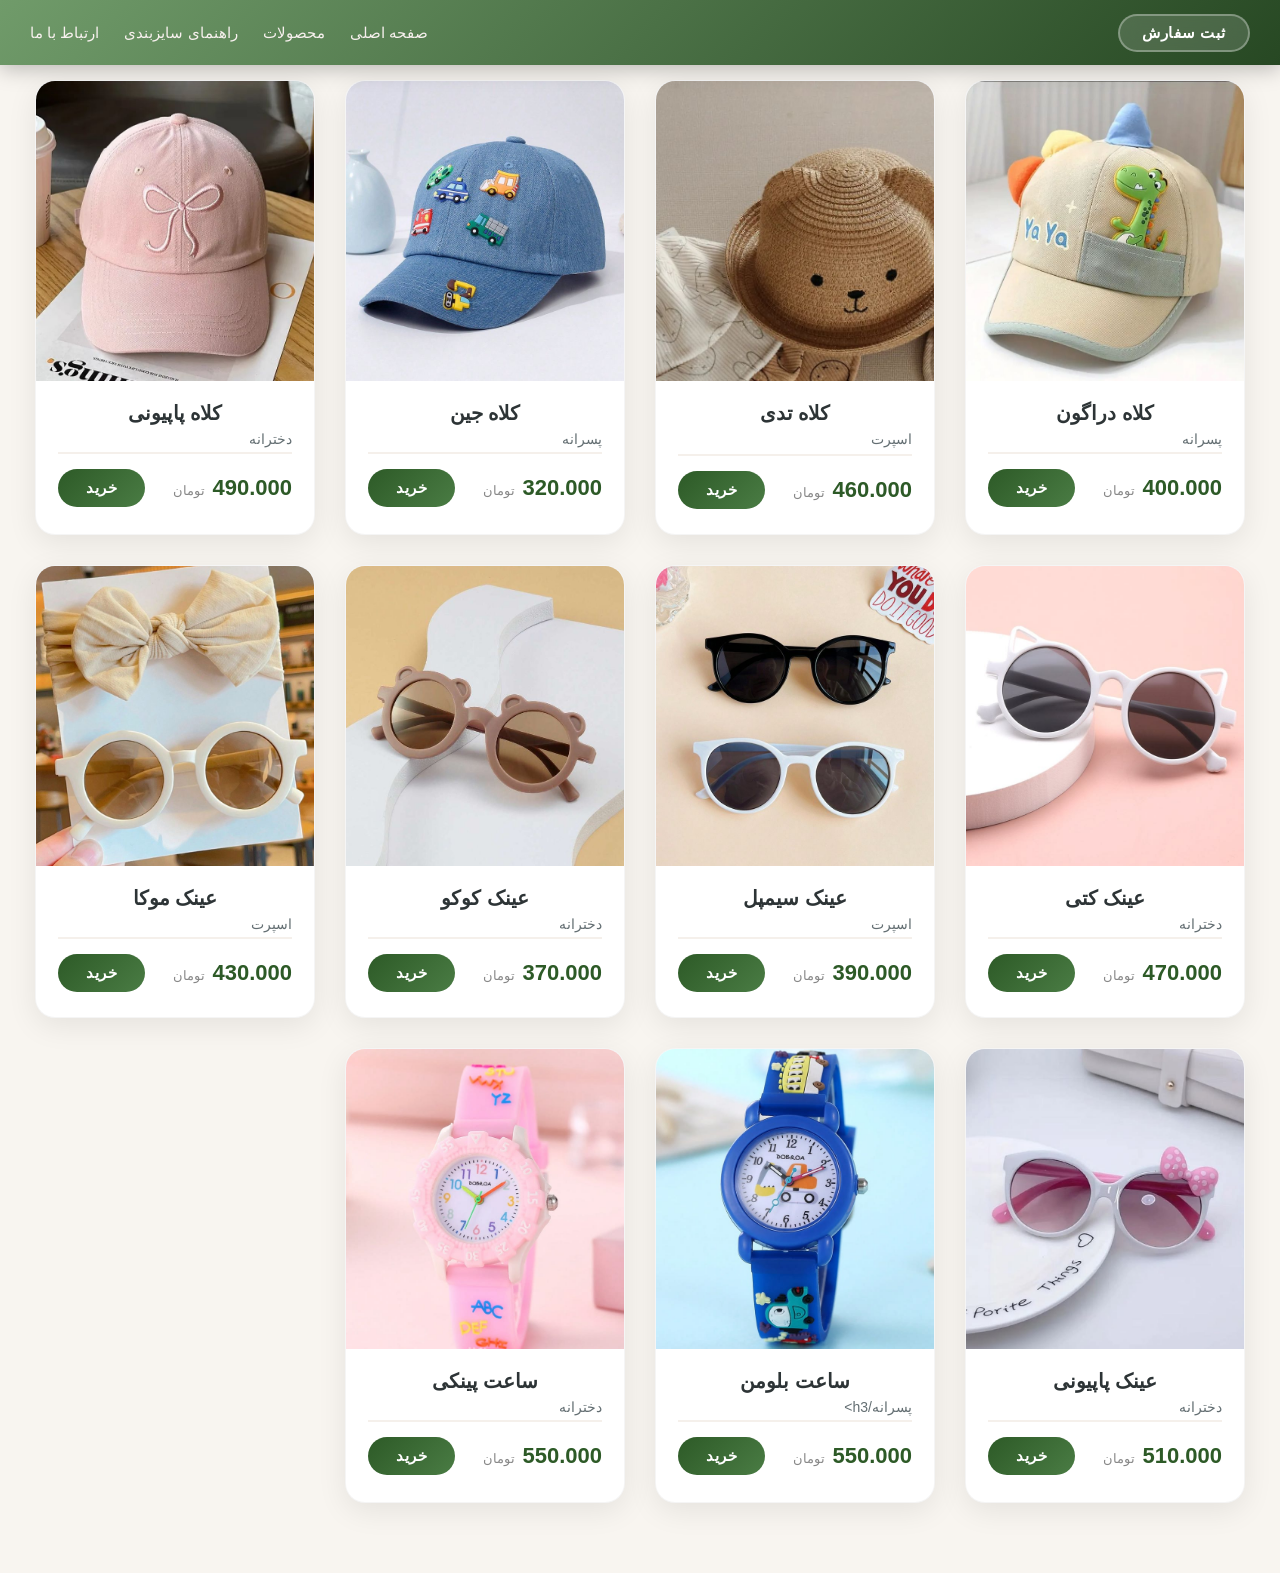
<file: accessory.html>
<html lang="en">
<head>
    <meta charset="UTF-8">
    <meta name="viewport" content="width=device-width, initial-scale=1.0">
    <title>babyclothingshop</title>
    <link rel="stylesheet" href="style.css">
</head>
<body>
        <header>
  <div>
    <a href="form.html"> <button class="top">ثبت سفارش</button></a>
  </div>

  <div class="list">
    <ul id="navMenu">
      <a href="/index.html"><li>صفحه اصلی</li></a>
      <a href="/mahsoolat.html"><li>محصولات</li></a>
      <a href="./sayzbandy.html"><li>راهنمای سایزبندی</li></a>
      <a href="./ertebatbama.html"><li>ارتباط با ما</li></a>
    </ul>
  </div>
</header>
    <pre>



    </pre>

<div class="row">
      <div class="card">
            <div class="image">
                <img src="./photos/3fde6e5a9a829664fd9136049f9610e9.jpg" alt="">
            </div>
            <div class="description">
                <h1>کلاه دراگون</h1>
                <h3>پسرانه</h3>
                <br>
                <div class="price">
                    <p>400.000</p>
                    <button class="cardd">خرید</button>
                </div>
            </div>
            </div>
              <div class="card">
            <div class="image">
                <img src="./photos/a0c9eef041b2ab51058b03e57196569e.jpg" alt="">
            </div>
            <div class="description">
                <h1>کلاه تدی </h1>
                <h3>اسپرت</h3>
                <br>
                <h5></h5>
                <div class="price">
                    <p>460.000</p>
                    <button class="cardd">خرید</button>
                </div>
            </div>
            </div>
              <div class="card">
            <div class="image">
                <img src="./photos/b385da899fd23c49fdfac16f6f40b34b.jpg" alt="">
            </div>
            <div class="description">
                <h1>کلاه جین</h1>
                <h3>پسرانه</h3>
                <br>
                <div class="price">
                    <p>320.000</p>
                    <button class="cardd">خرید</button>
                </div>
            </div>
            </div>
              <div class="card">
            <div class="image">
                <img src="./photos/c7a0b200260e4d48f0d87d668cdfc315.jpg" alt="">
            </div>
            <div class="description">
                <h1>کلاه پاپیونی</h1>
                <h3>دخترانه</h3>
                <br>
                <div class="price">
                    <p>490.000</p>
                    <button class="cardd">خرید</button>
                </div>
            </div>
            </div>
              <div class="card">
            <div class="image">
                <img src="./photos/26c69bf29e7a8322a85f8f30bb9afde8.jpg" alt="">
            </div>
            <div class="description">
                <h1>عینک کتی</h1>
                <h3>دخترانه</h3>
                <br>
                <div class="price">
                    <p>470.000</p>
                    <button class="cardd">خرید</button>
                </div>
            </div>
            </div>
              <div class="card">
            <div class="image">
                <img src="./photos/168ace37da0b42cabb40797eca16d1b0.jpg" alt="">
            </div>
            <div class="description">
                <h1>عینک سیمپل</h1>
                <h3>اسپرت</h3>
                <br>
                <div class="price">
                    <p>390.000</p>
                    <button class="cardd">خرید</button>
                </div>
            </div>
            </div>
              <div class="card">
            <div class="image">
                <img src="./photos/1966d3c6240492dc577a59cf5f59a21e.jpg" alt="">
            </div>
            <div class="description">
                <h1>عینک کوکو</h1>
                <h3>دخترانه</h3>
                <br>
                <div class="price">
                    <p>370.000</p>
                    <button class="cardd">خرید</button>
                </div>
            </div>
            </div>
              <div class="card">
            <div class="image">
                <img src="./photos/dc9ec8afe5bd9481ffdbb51fe2dc652b.jpg" alt="">
            </div>
            <div class="description">
                <h1>عینک موکا</h1>
                <h3>اسپرت</h3>
                <br>
                <div class="price">
                    <p>430.000</p>
                    <button class="cardd">خرید</button>
                </div>
            </div>
            </div>
              <div class="card">
            <div class="image">
                <img src="./photos/e83f2de112cc403b829fdbbc8bf6c5fd.jpg" alt="">
            </div>
            <div class="description">
                <h1>عینک پاپیونی</h1>
                <h3>دخترانه</h3>
                <br>
                <div class="price">
                    <p>510.000</p>
                    <button class="cardd">خرید</button>
                </div>
            </div>
            </div>
              <div class="card">
            <div class="image">
                <img src="./photos/e7a4e68e90740ecb2014daf7b29f2a8a.jpg" alt="">
            </div>
            <div class="description">
                <h1>ساعت بلومن</h1>
                <h3>پسرانه/h3>
                <br>
                <div class="price">
                    <p>550.000</p>
                    <button class="cardd">خرید</button>
                </div>
            </div>
            </div>
              <div class="card">
            <div class="image">
                <img src="./photos/736bca23c518dc4e14cdc0453172d5d1.jpg" alt="">
            </div>
            <div class="description">
                <h1>ساعت پینکی</h1>
                <h3>دخترانه</h3>
                <br>
                <div class="price">
                    <p>550.000</p>
                    <button class="cardd">خرید</button>
                </div>
            </div>
            </div>
    
</body>
</html>
</file>
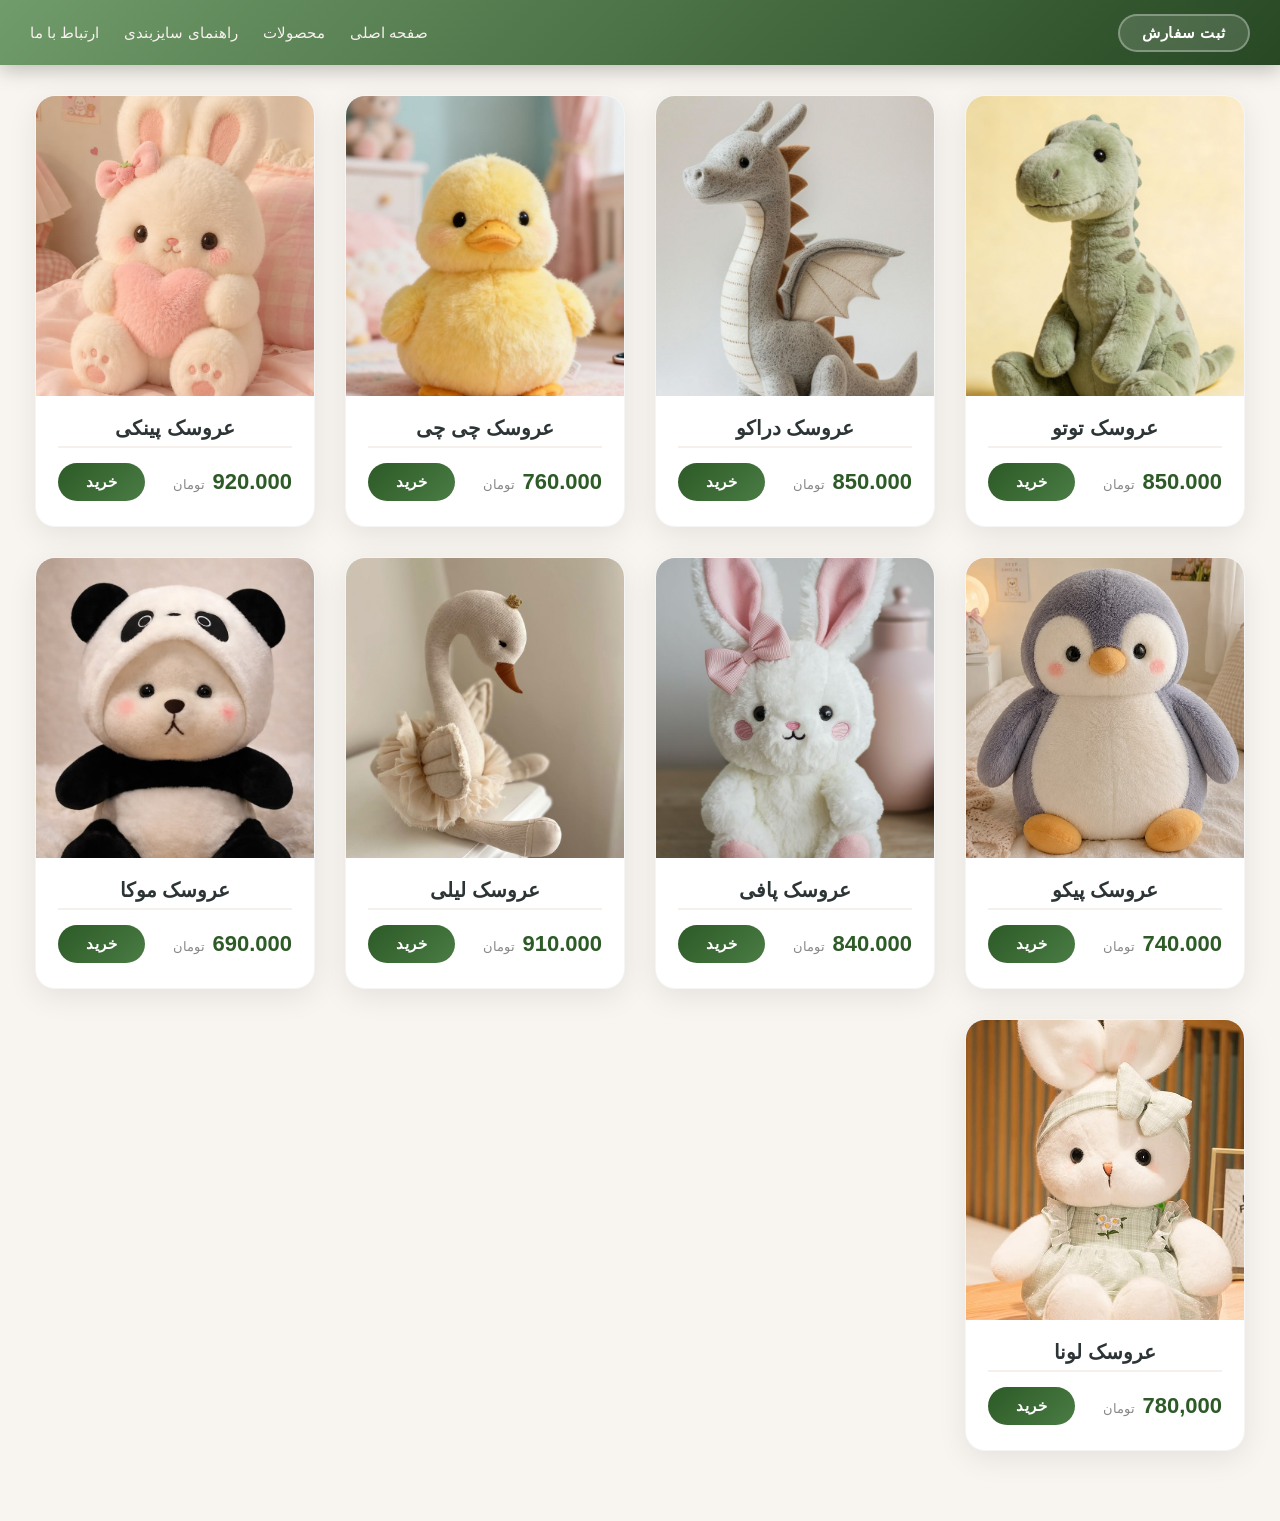
<file: aroosak.html>
<html lang="en">
<head>
    <meta charset="UTF-8">
    <meta name="viewport" content="width=device-width, initial-scale=1.0">
    <title>babyclothingshop</title>
    <link rel="stylesheet" href="style.css">
</head>
<body>
    
        <header>
  <div>
    <a href="form.html"> <button class="top">ثبت سفارش</button></a>
  </div>

  <div class="list">
    <ul id="navMenu">
      <a href="/index.html"><li>صفحه اصلی</li></a>
      <a href="/mahsoolat.html"><li>محصولات</li></a>
      <a href="./sayzbandy.html"><li>راهنمای سایزبندی</li></a>
      <a href="./ertebatbama.html"><li>ارتباط با ما</li></a>
    </ul>
  </div>
</header>
<pre>





</pre>
    <div class="row">
        <div class="card">
            <div class="image">
                <img src="./photos/169dfca4d5752cb173dffb8a993cff88.jpg" alt="">
            </div>
            <div class="description">
                <h1>عروسک توتو</h1>
            
                <div class="price">
                    <p>850.000</p>
                    <button class="cardd">خرید</button>
                </div>
            </div>
            </div>
              <div class="card">
            <div class="image">
                <img src="./photos/2f1e4eda49ae5b391fa4d257434c80f8.jpg" alt="">
            </div>
            <div class="description">
                <h1>عروسک دراکو</h1>
    
                <div class="price">
                    <p>850.000</p>
                    <button class="cardd">خرید</button>
                </div>
            </div>
            </div>
              <div class="card">
            <div class="image">
                <img src="./photos/623fac1da50b5e2bfb6b4897aacf1522.jpg" alt="">
            </div>
            <div class="description">
                <h1>عروسک چی چی</h1>
              
                <div class="price">
                    <p>760.000</p>
                    <button class="cardd">خرید</button>
                </div>
            </div>
            </div>
              <div class="card">
            <div class="image">
                <img src="./photos/11a54cfd9d3a6837560274297e9f6f15.jpg" alt="">
            </div>
            <div class="description">
                <h1>عروسک پینکی</h1>

                <div class="price">
                    <p>920.000</p>
                    <button class="cardd">خرید</button>
                </div>
            </div>
            </div>
              <div class="card">
            <div class="image">
                <img src="./photos/9e5b9af26a23b37b2f6cce59abad0445.jpg" alt="">
            </div>
            <div class="description">
                <h1>عروسک پیکو</h1>
        
                <div class="price">
                    <p>740.000</p>
                    <button class="cardd">خرید</button>
                </div>
            </div>
            </div>
              <div class="card">
            <div class="image">
                <img src="./photos/d9435b05557cc8b0b3d36e65d8059423.jpg" alt="">
            </div>
            <div class="description">
                <h1>عروسک پافی</h1>
            
                <div class="price">
                    <p>840.000</p>
                    <button class="cardd">خرید</button>
                </div>
            </div>
            </div>
              <div class="card">
            <div class="image">
                <img src="./photos/e2c70f56c0d37c0c348fa2f0a827be3c(1).jpg" alt="">
            </div>
            <div class="description">
                <h1>عروسک لیلی</h1>
            
                <div class="price">
                    <p>910.000</p>
                    <button class="cardd">خرید</button>
                </div>
            </div>
            </div>
              <div class="card">
            <div class="image">
                <img src="./photos/15f25528ae5ea3c7f6c895ca86b8e657.jpg" alt="">
            </div>
            <div class="description">
                <h1>عروسک موکا</h1>
                <div class="price">
                    <p>690.000</p>
                    <button class="cardd">خرید</button>
                </div>
            </div>
            </div>
              <div class="card">
            <div class="image">
                <img src="./photos/315411258322d0b3aa196c451af4e8c1.jpg" alt="">
            </div>
            <div class="description">
                <h1>عروسک لونا</h1>
        
                <div class="price">
                    <p>780,000</p>
                    <button class="cardd">خرید</button>
                </div>
            </div>
            </div>
    </div>
   
</body>
</html>
</file>
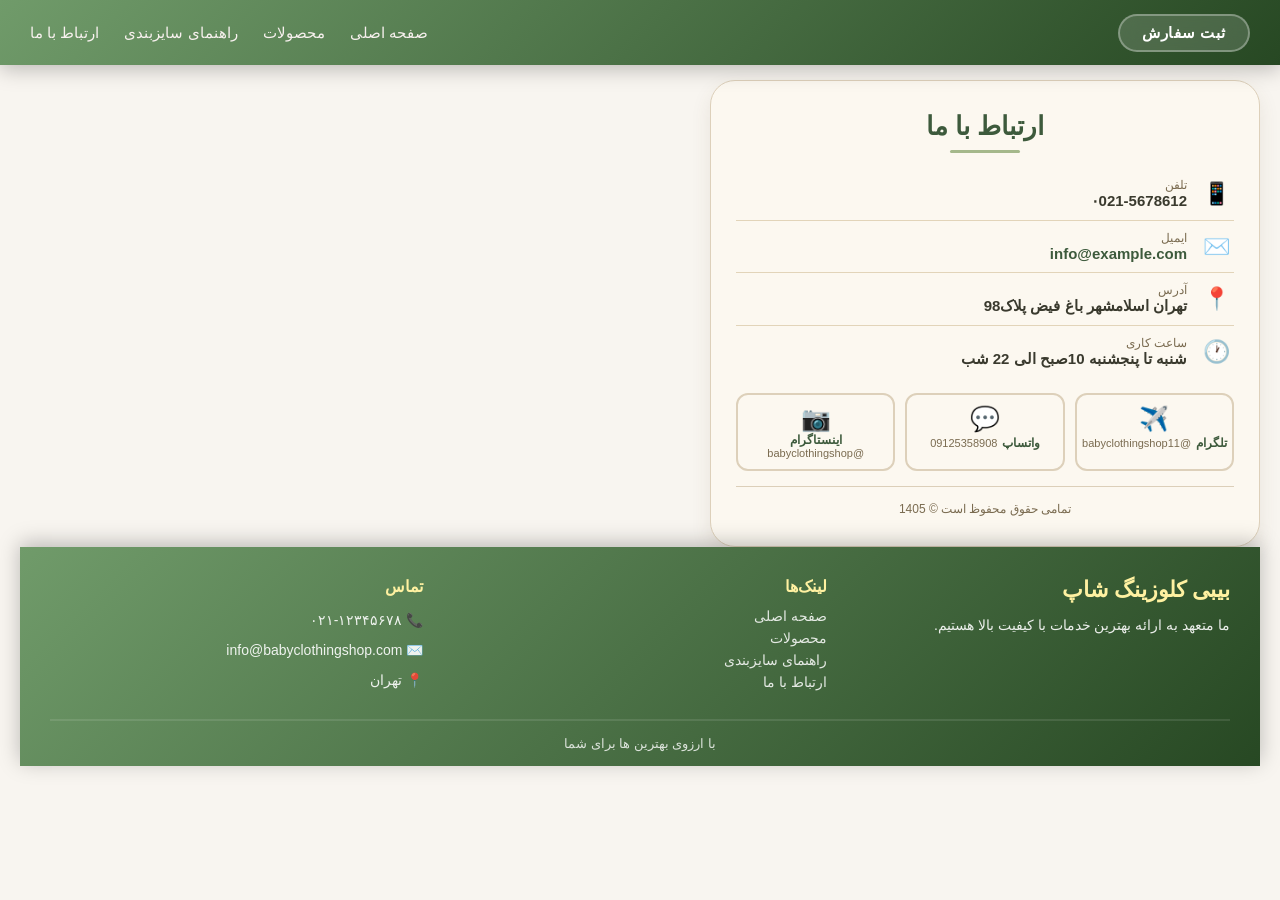
<file: ertebatbama.html>
<html lang="en">
<head>
    <meta charset="UTF-8">
    <meta name="viewport" content="width=device-width, initial-scale=1.0">
    <title>babyclothingshop</title>
    <link rel="stylesheet" href="/style.css">
</head>
<body>
    <header>
  <div>
     <a href="form.html"> <button class="top">ثبت سفارش</button></a>
  </div>

  <div class="list">
    <ul id="navMenu">
      <a href="/index.html"><li>صفحه اصلی</li></a>
      <a href="/mahsoolat.html"><li>محصولات</li></a>
      <a href="./sayzbandy.html"><li>راهنمای سایزبندی</li></a>
      <a href="./ertebatbama.html"><li>ارتباط با ما</li></a>
    </ul>
  </div>
</header>
 
    <pre>



    </pre>
    <div class="box">
        <h1>ارتباط با ما</h1>
        <div class="line"></div>
        <!-- اطلاعات -->
        <div>
            <div class="item"><span class="icon">📱</span><div><div class="label">تلفن</div><div class="value">۰021-5678612</div></div></div>
            <div class="item"><span class="icon">✉️</span><div><div class="label">ایمیل</div><div class="value"><a href="mailto:info@example.com">info@example.com</a></div></div></div>
            <div class="item"><span class="icon">📍</span><div><div class="label">آدرس</div><div class="value">تهران اسلامشهر باغ فیض پلاک98 </div></div></div>
            <div class="item"><span class="icon">🕐</span><div><div class="label">ساعت کاری</div><div class="value">شنبه تا پنجشنبه 10صبح الی 22 شب</div></div></div>
        </div>

        <!-- شبکه‌ها -->
        <div class="social">
            <a href="https://t.me/yourchannel" target="_blank">
                <span class="icon2">✈️</span>
                <span class="name">تلگرام</span>
                <span class="user">@babyclothingshop11</span>
            </a>
            <a href="https://wa.me/989123456789" target="_blank">
                <span class="icon2">💬</span>
                <span class="name">واتساپ</span>
                <span class="user">09125358908</span>
            </a>
            <a href="https://instagram.com/yourpage" target="_blank">
                <span class="icon2">📷</span>
                <span class="name">اینستاگرام</span>
                <span class="user">@babyclothingshop</span>
            </a>
        </div>

        <div class="footer">تمامی حقوق محفوظ است © 1405</div>
    </div>

<footer>
  <div class="footer-content">
    <div class="footer-section">
      <h3>بیبی کلوزینگ شاپ</h3>
      <p>ما متعهد به ارائه بهترین خدمات با کیفیت بالا هستیم.</p>
    </div>

    <div class="footer-section">
      <h4>لینک‌ها</h4>
      <a href="index.html">صفحه اصلی</a>
      <a href="mahsoolat.html">محصولات</a>
      <a href="sayzbandy.html">راهنمای سایزبندی</a>
      <a href="ertebatbama.html">ارتباط با ما</a>
    </div>

    <div class="footer-section">
      <h4>تماس</h4>
      <p>📞 ۰۲۱-۱۲۳۴۵۶۷۸</p>
      <p>✉️ info@babyclothingshop.com</p>
      <p>📍 تهران</p>
    </div>
  </div>

  <div class="footer-bottom">
    <p>با ارزوی بهترین ها برای شما</p>
  </div>
</footer>



</body>
</html>
</file>
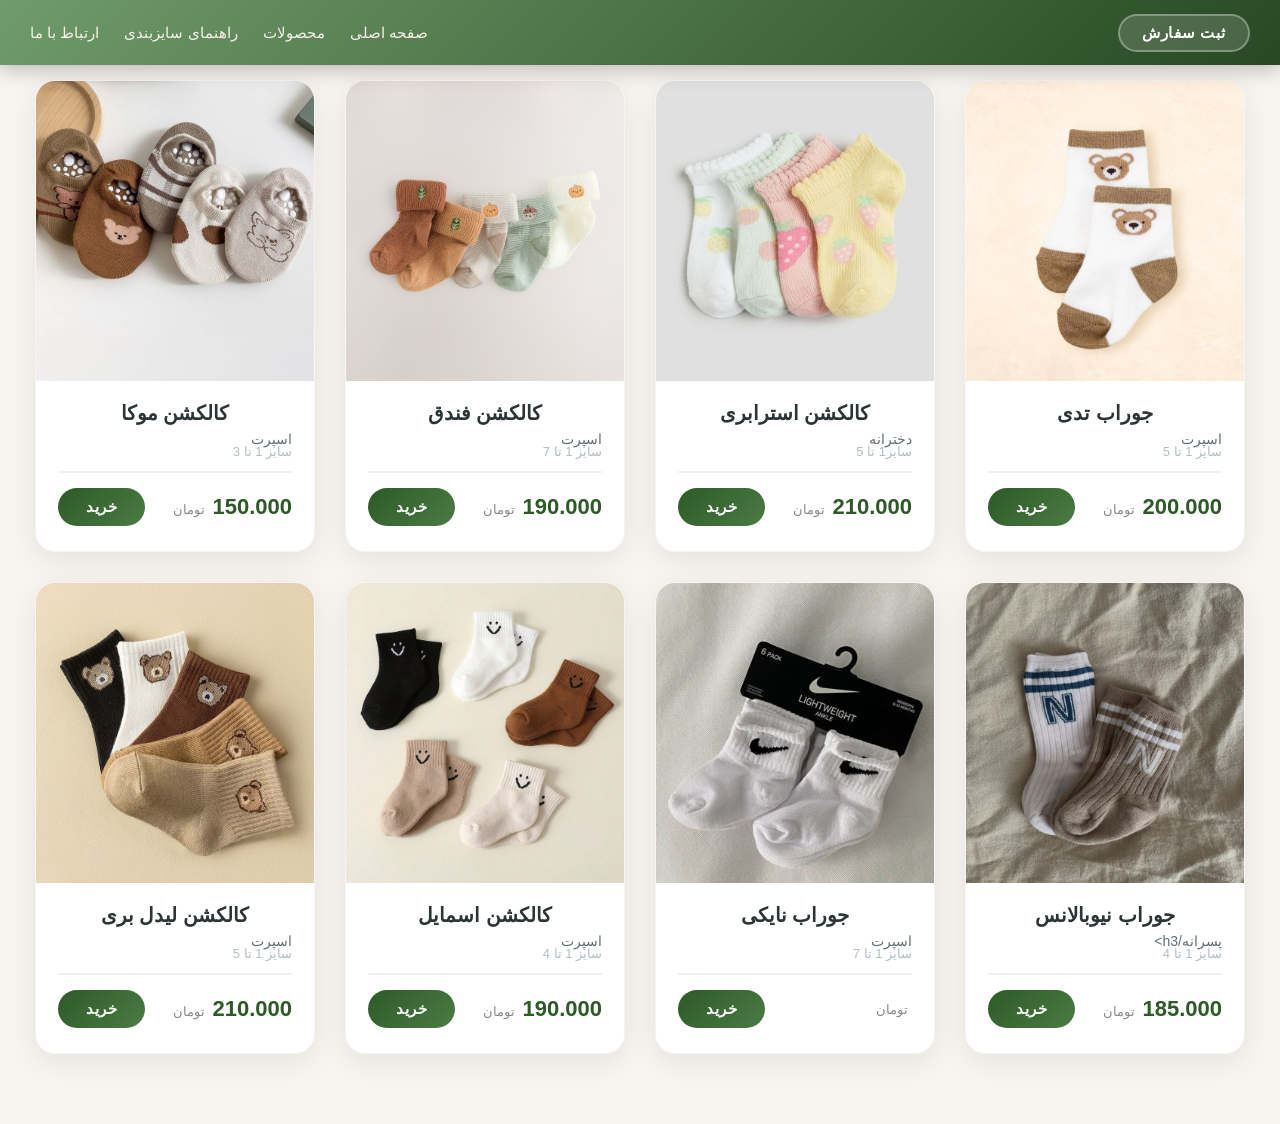
<file: joorab.html>
<html lang="en">
<head>
    <meta charset="UTF-8">
    <meta name="viewport" content="width=device-width, initial-scale=1.0">
    <title>babyclothingshop</title>
    <link rel="stylesheet" href="style.css">
</head>
<body>
    
        <header>
  <div>
    <a href="form.html"> <button class="top">ثبت سفارش</button></a>
  </div>

  <div class="list">
    <ul id="navMenu">
      <a href="/index.html"><li>صفحه اصلی</li></a>
      <a href="/mahsoolat.html"><li>محصولات</li></a>
      <a href="./sayzbandy.html"><li>راهنمای سایزبندی</li></a>
      <a href="./ertebatbama.html"><li>ارتباط با ما</li></a>
    </ul>
  </div>
</header>
    <pre>


        
    </pre>
<div class="row">
    <div class="card">
            <div class="image">
                <img src="./photos/be9ef3828f91095b75b71671fc8439be.jpg" alt="">
            </div>
            <div class="description">
                <h1>جوراب تدی</h1>
                <h3>اسپرت</h3>
                <br>
                <h5>سایز 1 تا 5</h5>
                <div class="price">
                    <p>200.000</p>
                    <button class="cardd">خرید</button>
                </div>
            </div>
            </div>
              <div class="card">
            <div class="image">
                <img src="./photos/1a265953b60197efc765ab4a321cd1eb.jpg" alt="">
            </div>
            <div class="description">
                <h1>کالکشن استرابری</h1>
                <h3>دخترانه</h3>
                <br>
                <h5>سایز1 تا 5</h5>
                <div class="price">
                    <p>210.000</p>
                    <button class="cardd">خرید</button>
                </div>
            </div>
            </div>
              <div class="card">
            <div class="image">
                <img src="./photos/9e367441d78366e5ba56d894bd85382a.jpg" alt="">
            </div>
            <div class="description">
                <h1>کالکشن فندق</h1>
                <h3>اسپرت</h3>
                <br>
                <h5>سایز 1 تا 7</h5>
                <div class="price">
                    <p>190.000</p>
                    <button class="cardd">خرید</button>
                </div>
            </div>
            </div>
              <div class="card">
            <div class="image">
                <img src="./photos/be81dad55fb96cc289e857bc205fb6d8.jpg" alt="">
            </div>
            <div class="description">
                <h1>کالکشن موکا</h1>
                <h3>اسپرت</h3>
                <br>
                <h5>سایز 1 تا 3</h5>
                <div class="price">
                    <p>150.000</p>
                    <button class="cardd">خرید</button>
                </div>
            </div>
            </div>
              <div class="card">
            <div class="image">
                <img src="./photos/25b2935584e91add282bc77c587da626.jpg" alt="">
            </div>
            <div class="description">
                <h1>جوراب نیوبالانس</h1>
                <h3>پسرانه/h3>
                <br>
                <h5>سایز 1 تا 4</h5>
                <div class="price">
                    <p>185.000</p>
                    <button class="cardd">خرید</button>
                </div>
            </div>
            </div>
              <div class="card">
            <div class="image">
                <img src="./photos/c421b7f001437ae49f254bec3499a39e.jpg" alt="">
            </div>
            <div class="description">
                <h1>جوراب نایکی</h1>
                <h3>اسپرت</h3>
                <br>
                <h5>سایز 1 تا 7</h5>
                <div class="price">
                    <p></p>
                    <button class="cardd">خرید</button>
                </div>
            </div>
            </div>
              <div class="card">
            <div class="image">
                <img src="./photos/45b20df95bc3a44cf4b8d04e72447e7a.jpg" alt="">
            </div>
            <div class="description">
                <h1>کالکشن اسمایل</h1>
                <h3>اسپرت</h3>
                <br>
                <h5>سایز 1 تا 4</h5>
                <div class="price">
                    <p>190.000</p>
                    <button class="cardd">خرید</button>
                </div>
            </div>
            </div>
              <div class="card">
            <div class="image">
                <img src="./photos/f9bed3433019d7d251046b7304538c2a.jpg" alt="">
            </div>
            <div class="description">
                <h1>کالکشن لیدل بری</h1>
                <h3>اسپرت</h3>
                <br>
                <h5>سایز 1 تا 5</h5>
                <div class="price">
                    <p>210.000</p>
                    <button class="cardd">خرید</button>
                </div>
            </div>
            </div>
       
</body>
</html>
</file>
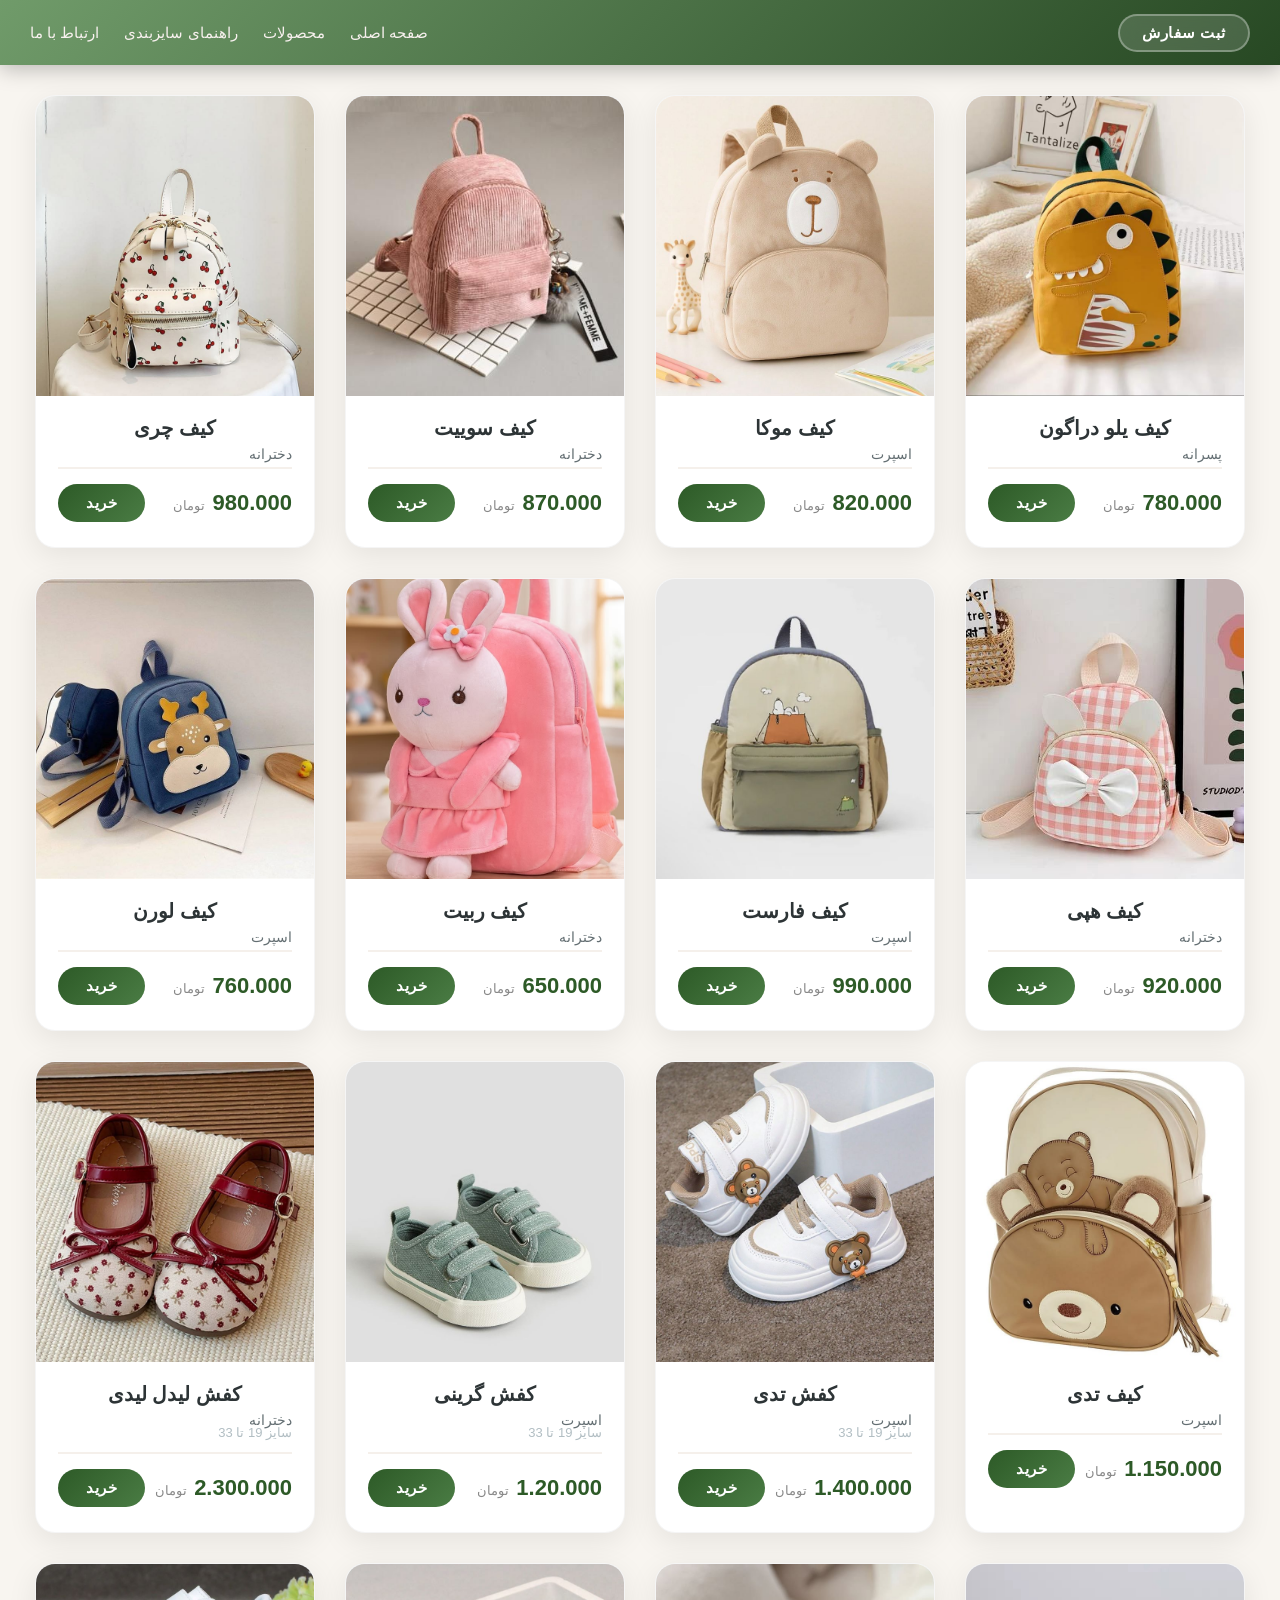
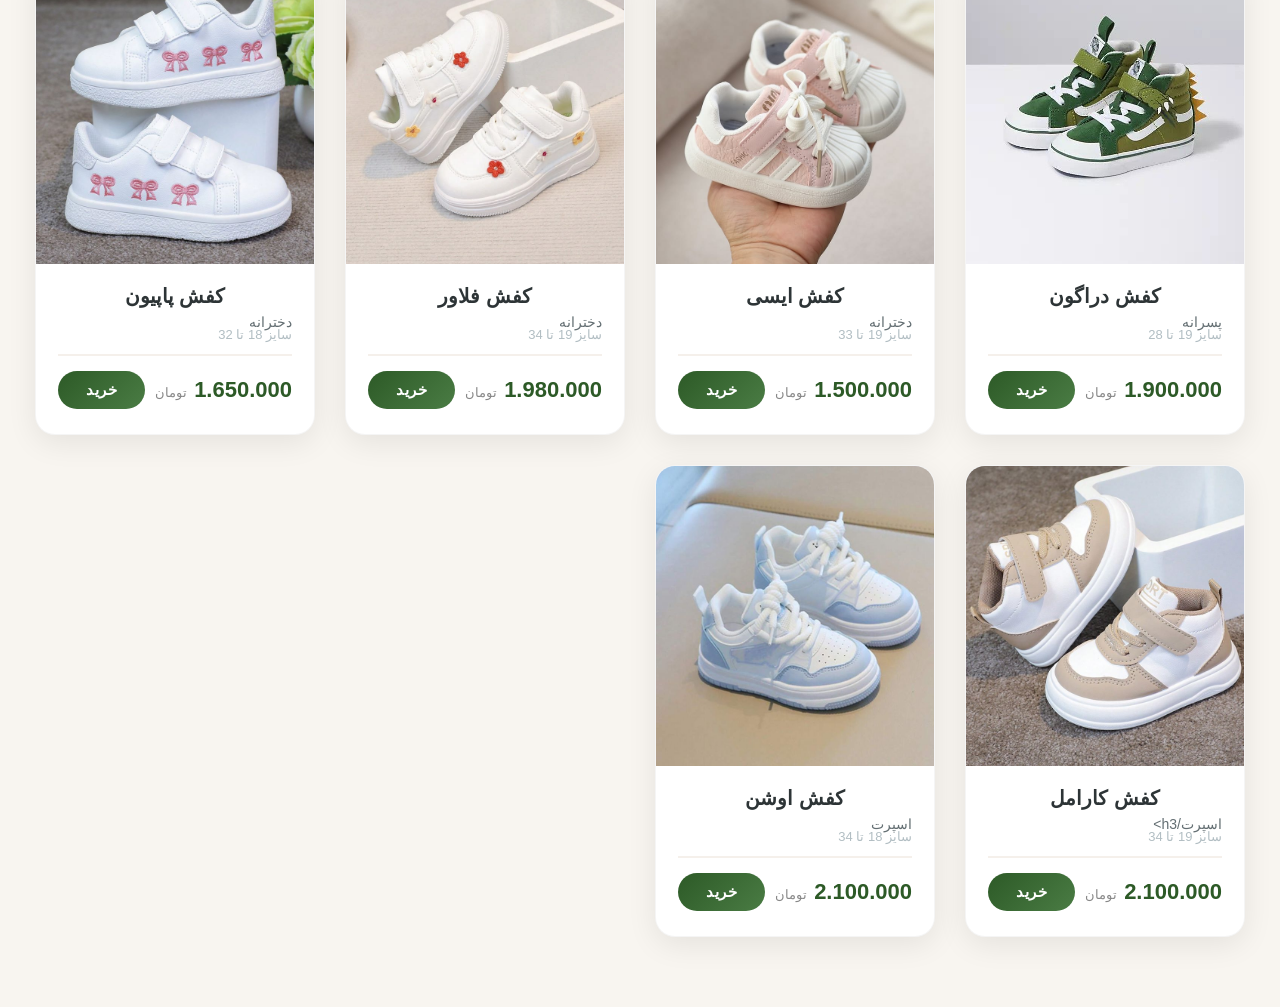
<file: kif.html>
<html lang="en">
<head>
    <meta charset="UTF-8">
    <meta name="viewport" content="width=device-width, initial-scale=1.0">
    <title>babyclothingshop</title>
    <link rel="stylesheet" href="style.css">
</head>
<body>
        <header>
  <div>
    <a href="form.html"> <button class="top">ثبت سفارش</button></a>
  </div>

  <div class="list">
    <ul id="navMenu">
      <a href="/index.html"><li>صفحه اصلی</li></a>
      <a href="/mahsoolat.html"><li>محصولات</li></a>
      <a href="./sayzbandy.html"><li>راهنمای سایزبندی</li></a>
      <a href="./ertebatbama.html"><li>ارتباط با ما</li></a>
    </ul>
  </div>
</header>
    <pre>


        

    </pre>
<div class="row">
    <div class="card">
            <div class="image">
                <img src="./photos/17db545e65e2565e059c59bbf29365a4.jpg" alt="">
            </div>
            <div class="description">
                <h1>کیف یلو دراگون</h1>
                <h3>پسرانه</h3>
                <br>
                <div class="price">
                    <p>780.000</p>
                    <button class="cardd">خرید</button>
                </div>
            </div>
            </div>
              <div class="card">
            <div class="image">
                <img src="./photos/3d266c3c544782565642f3f99a712196.jpg" alt="">
            </div>
            <div class="description">
                <h1>کیف موکا</h1>
                <h3>اسپرت</h3>
                <br>
                <div class="price">
                    <p>820.000</p>
                    <button class="cardd">خرید</button>
                </div>
            </div>
            </div>
              <div class="card">
            <div class="image">
                <img src="./photos/98790a29366f9230997239904d2637c7.jpg" alt="">
            </div>
            <div class="description">
                <h1>کیف سوییت</h1>
                <h3>دخترانه</h3>
                <br>
                <div class="price">
                    <p>870.000</p>
                    <button class="cardd">خرید</button>
                </div>
            </div>
            </div>
              <div class="card">
            <div class="image">
                <img src="./photos/4914b0563f90c4cce114257603c71f27.jpg" alt="">
            </div>
            <div class="description">
                <h1>کیف چری</h1>
                <h3>دخترانه</h3>
                <br>
                <div class="price">
                    <p>980.000</p>
                    <button class="cardd">خرید</button>
                </div>
            </div>
            </div>
              <div class="card">
            <div class="image">
                <img src="./photos/a5e421b2c6c353f65e4cc6d98cd0598b.jpg" alt="">
            </div>
            <div class="description">
                <h1>کیف هپی</h1>
                <h3>دخترانه
                </h3>
                <br>
                <div class="price">
                    <p>920.000</p>
                    <button class="cardd">خرید</button>
                </div>
            </div>
            </div>
              <div class="card">
            <div class="image">
                <img src="./photos/bbe30878c23fe302209e528c2710340d.jpg" alt="">
            </div>
            <div class="description">
                <h1>کیف فارست</h1>
                <h3>اسپرت</h3>
                <br>
                <div class="price">
                    <p>990.000</p>
                    <button class="cardd">خرید</button>
                </div>
            </div>
            </div>
              <div class="card">
            <div class="image">
                <img src="./photos/e2f411e712f47250e979ce0fdd3fc20d.jpg" alt="">
            </div>
            <div class="description">
                <h1>کیف ربیت</h1>
                <h3>دخترانه</h3>
                <br>
                <div class="price">
                    <p>650.000</p>
                    <button class="cardd">خرید</button>
                </div>
            </div>
            </div>
              <div class="card">
            <div class="image">
                <img src="./photos/2eb4f18269644eb1bbdd3e174c06b02a.jpg" alt="">
            </div>
            <div class="description">
                <h1>کیف لورن</h1>
                <h3>اسپرت</h3>
                <br>
                <div class="price">
                    <p>760.000</p>
                    <button class="cardd">خرید</button>
                </div>
            </div>
            </div>
              <div class="card">
            <div class="image">
                <img src="./photos/ac20385f9bcb6f61c31f3c4ade89c214.jpg" alt="">
            </div>
            <div class="description">
                <h1>کیف تدی</h1>
                <h3>اسپرت</h3>
                <br>
                <div class="price">
                    <p>1.150.000</p>
                    <button class="cardd">خرید</button>
                </div>
            </div>
            </div>
              <div class="card">
            <div class="image">
                <img src="./photos/3e432fcab6824a744c36ecf8175bd2bd.jpg" alt="">
            </div>
            <div class="description">
                <h1>کفش تدی</h1>
                <h3>اسپرت</h3>
                <br>
                <h5>سایز 19 تا 33</h5>
                <div class="price">
                    <p>1.400.000</p>
                    <button class="cardd">خرید</button>
                </div>
            </div>
            </div>
              <div class="card">
            <div class="image">
                <img src="./photos/541e09715d649eb8b9d9e5b73851a432.jpg" alt="">
            </div>
            <div class="description">
                <h1>کفش گرینی</h1>
                <h3>اسپرت</h3>
                <br>
                <h5>سایز 19 تا 33</h5>
                <div class="price">
                    <p>1.20.000</p>
                    <button class="cardd">خرید</button>
                </div>
            </div>
            </div>
              <div class="card">
            <div class="image">
                <img src="./photos/903ced4333d1058cdec45a6b33687406.jpg" alt="">
            </div>
            <div class="description">
                <h1>کفش لیدل لیدی</h1>
                <h3>دخترانه</h3>
                <br>
                <h5>سایز 19 تا 33</h5>
                <div class="price">
                    <p>2.300.000</p>
                    <button class="cardd">خرید</button>
                </div>
            </div>
            </div>
              <div class="card">
            <div class="image">
                <img src="./photos/c9bab6870b8a21c31539857088a16cba.jpg" alt="">
            </div>
            <div class="description">
                <h1>کفش دراگون</h1>
                <h3>پسرانه</h3>
                <br>
                <h5>سایز 19 تا 28</h5>
                <div class="price">
                    <p>1.900.000</p>
                    <button class="cardd">خرید</button>
                </div>
            </div>
            </div>
              <div class="card">
            <div class="image">
                <img src="./photos/d836d45a68ad24fb4caa432cd1822551.jpg" alt="">
            </div>
            <div class="description">
                <h1>کفش ایسی</h1>
                <h3>دخترانه</h3>
                <br>
                <h5>سایز 19 تا 33</h5>
                <div class="price">
                    <p>1.500.000</p>
                    <button class="cardd">خرید</button>
                </div>
            </div>
            </div>
              <div class="card">
            <div class="image">
                <img src="./photos/72c194b7f12ca9055cb8e3a28261df98.jpg" alt="">
            </div>
            <div class="description">
                <h1>کفش فلاور</h1>
                <h3>دخترانه</h3>
                <br>
                <h5>سایز 19 تا 34</h5>
                <div class="price">
                    <p>1.980.000</p>
                    <button class="cardd">خرید</button>
                </div>
            </div>
            </div>
              <div class="card">
            <div class="image">
                <img src="./photos/50db8fe6c1822f9162ef5d20390da36c.jpg" alt="">
            </div>
            <div class="description">
                <h1>کفش پاپیون</h1>
                <h3>دخترانه</h3>
                <br>
                <h5>سایز 18  تا 32</h5>
                <div class="price">
                    <p>1.650.000</p>
                    <button class="cardd">خرید</button>
                </div>
            </div>
            </div>
              <div class="card">
            <div class="image">
                <img src="./photos/35a09108dc9e7eb3dc021d67b788d8d6.jpg" alt="">
            </div>
            <div class="description">
                <h1>کفش کارامل</h1>
                <h3>اسپرت/h3>
                <br>
                <h5>سایز 19 تا 34</h5>
                <div class="price">
                    <p>2.100.000</p>
                    <button class="cardd">خرید</button>
                </div>
            </div>
            </div>
              <div class="card">
            <div class="image">
                <img src="./photos/7f262cdb12dd9901f5ddff34366f8ffd.jpg" alt="">
            </div>
            <div class="description">
                <h1>کفش اوشن</h1>
                <h3>اسپرت</h3>
                <br>
                <h5>سایز 18 تا 34</h5>
                <div class="price">
                    <p>2.100.000</p>
                    <button class="cardd">خرید</button>
                </div>
            </div>
            </div>
</div>
    
</body>
</html>
</file>
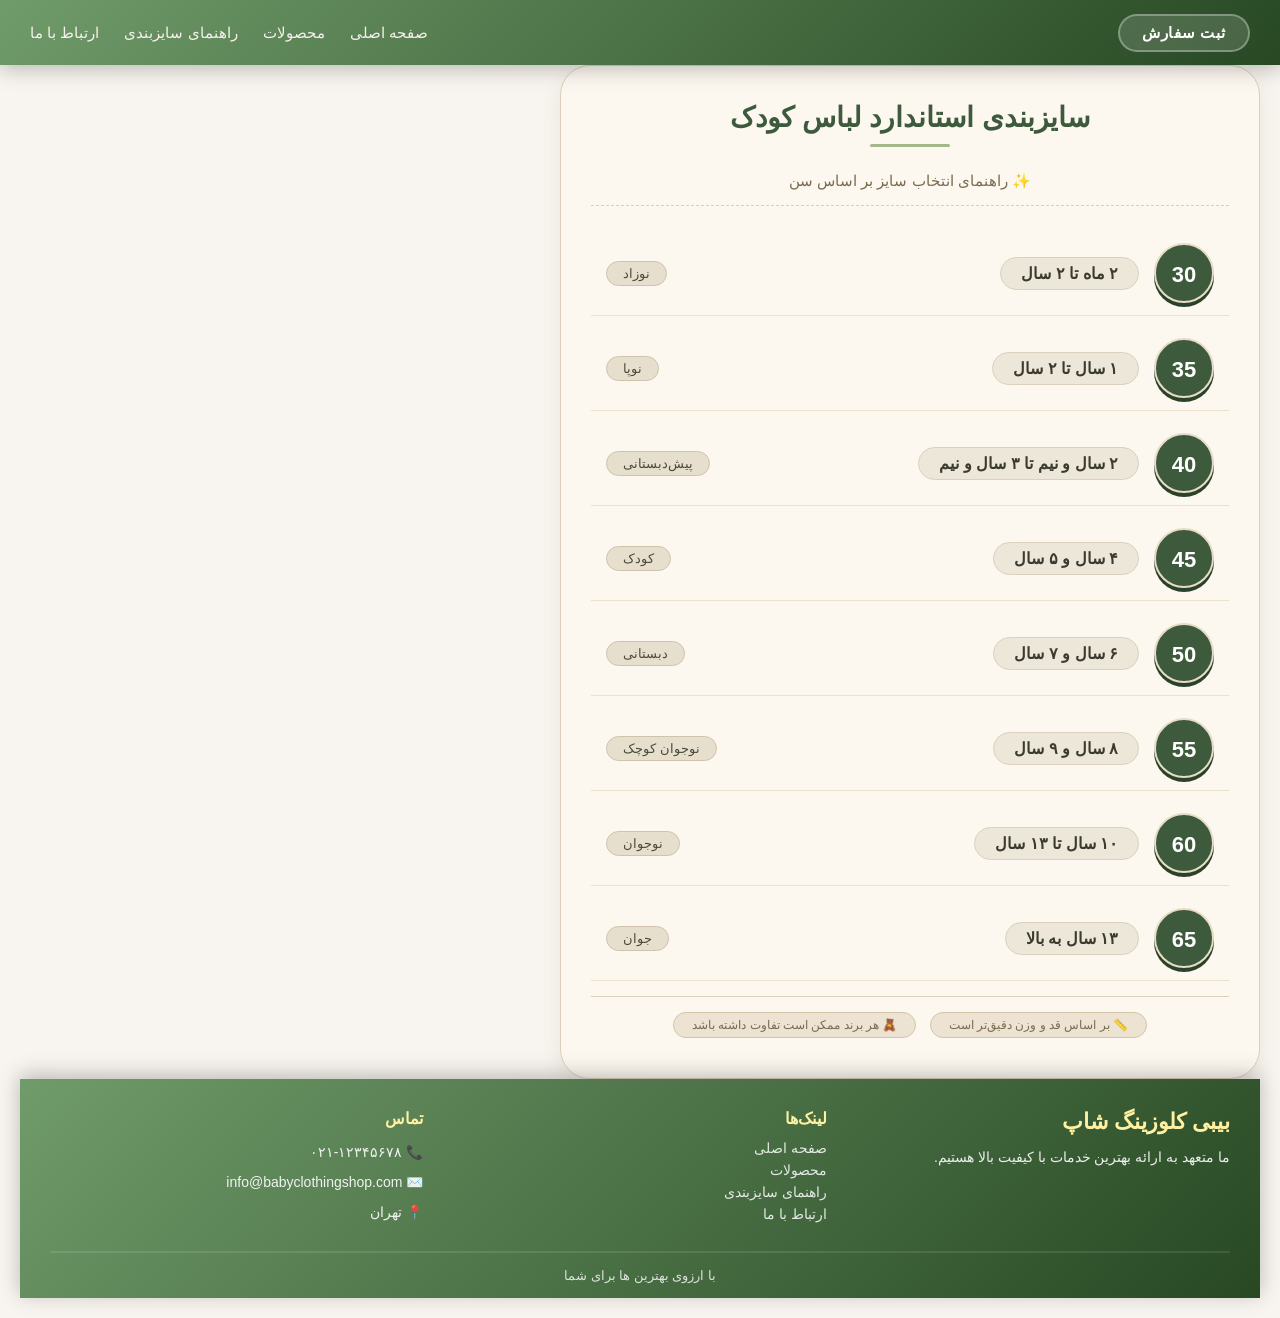
<file: sayzbandy.html>
<html lang="en">
<head>
    <meta charset="UTF-8">
    <meta name="viewport" content="width=device-width, initial-scale=1.0">
    <title>babyclothingshop</title>
    <link rel="stylesheet" href="/style.css">
</head>
<pre>



</pre>
<body class="size">
    <header>
  <div>
   <a href="form.html"> <button class="top">ثبت سفارش</button></a>
  </div>

  <div class="list">
    <ul id="navMenu">
      <a href="/index.html"><li>صفحه اصلی</li></a>
      <a href="/mahsoolat.html"><li>محصولات</li></a>
      <a href="./sayzbandy.html"><li>راهنمای سایزبندی</li></a>
      <a href="./ertebatbama.html"><li>ارتباط با ما</li></a>
    </ul>
  </div>
</header>

    <div class="size-guide">
        <h1 class="title">سایزبندی استاندارد لباس کودک</h1>
        <div class="title-line"></div>
        <div class="sub-title">✨ راهنمای انتخاب سایز بر اساس سن</div>

        <!-- سایز 30 -->
        <div class="size-item">
            <span class="size-circle">30</span>
            <div class="size-info">
                <span class="age-range">۲ ماه تا ۲ سال</span>
                <span class="age-tag">نوزاد</span>
            </div>
        </div>

        <!-- سایز 35 -->
        <div class="size-item">
            <span class="size-circle">35</span>
            <div class="size-info">
                <span class="age-range">۱ سال تا ۲ سال</span>
                <span class="age-tag">نوپا</span>
            </div>
        </div>

        <!-- سایز 40 -->
        <div class="size-item">
            <span class="size-circle">40</span>
            <div class="size-info">
                <span class="age-range">۲ سال و نیم تا ۳ سال و نیم</span>
                <span class="age-tag">پیش‌دبستانی</span>
            </div>
        </div>

        <!-- سایز 45 -->
        <div class="size-item">
            <span class="size-circle">45</span>
            <div class="size-info">
                <span class="age-range">۴ سال و ۵ سال</span>
                <span class="age-tag">کودک</span>
            </div>
        </div>

        <!-- سایز 50 -->
        <div class="size-item">
            <span class="size-circle">50</span>
            <div class="size-info">
                <span class="age-range">۶ سال و ۷ سال</span>
                <span class="age-tag">دبستانی</span>
            </div>
        </div>

        <!-- سایز 55 -->
        <div class="size-item">
            <span class="size-circle">55</span>
            <div class="size-info">
                <span class="age-range">۸ سال و ۹ سال</span>
                <span class="age-tag">نوجوان کوچک</span>
            </div>
        </div>

        <!-- سایز 60 -->
        <div class="size-item">
            <span class="size-circle">60</span>
            <div class="size-info">
                <span class="age-range">۱۰ سال تا ۱۳ سال</span>
                <span class="age-tag">نوجوان</span>
            </div>
        </div>

        <!-- سایز 65 -->
        <div class="size-item">
            <span class="size-circle">65</span>
            <div class="size-info">
                <span class="age-range">۱۳ سال به بالا</span>
                <span class="age-tag">جوان</span>
            </div>
        </div>

        <div class="footer">
            <span>📏 بر اساس قد و وزن دقیق‌تر است</span>
            <span>🧸 هر برند ممکن است تفاوت داشته باشد</span>
        </div>
    </div>
    <footer>
  <div class="footer-content">
    <div class="footer-section">
      <h3>بیبی کلوزینگ شاپ</h3>
      <p>ما متعهد به ارائه بهترین خدمات با کیفیت بالا هستیم.</p>
    </div>

    <div class="footer-section">
      <h4>لینک‌ها</h4>
      <a href="index.html">صفحه اصلی</a>
      <a href="mahsoolat.html">محصولات</a>
      <a href="sayzbandy.html">راهنمای سایزبندی</a>
      <a href="ertebatbama.html">ارتباط با ما</a>
    </div>

    <div class="footer-section">
      <h4>تماس</h4>
      <p>📞 ۰۲۱-۱۲۳۴۵۶۷۸</p>
      <p>✉️ info@babyclothingshop.com</p>
      <p>📍 تهران</p>
    </div>
  </div>

  <div class="footer-bottom">
    <p>با ارزوی بهترین ها برای شما</p>
  </div>
</footer>

</body>
</html>
</file>
<file: style.css>
*{
    margin: 0%;
    padding: 0%;
    box-sizing: border-box;
    direction: rtl;
}

@font-face {
    font-family: xx;
    src: url(./Nazanin.ttf)
}
body{
    background-color: rgb(237, 202, 163);
}

  /* ===== HEADER ===== */
  header {
    width: 100%;
    height: 65px;
    z-index: 999;
    position: fixed;
    top: 0;
    left: 0;
    background: linear-gradient(135deg, #709b6a, #274823);
    padding: 0 30px;
    display: flex;
    justify-content: space-between;
    align-items: center;
    box-shadow: 0 4px 20px rgba(0, 0, 0, 0.25);
  }

  /* دکمه ثبت نام */
  .top {
    background: rgba(255, 255, 255, 0.15);
    backdrop-filter: blur(10px);
    border: 2px solid rgba(255, 255, 255, 0.3);
    color: #fff;
    padding: 8px 22px;
    border-radius: 25px;
    font-size: 15px;
    font-weight: 600;
    cursor: pointer;
    transition: all 0.3s ease;
    letter-spacing: 0.5px;
  }

  .top:hover {
    background: #fff;
    color: #7cb374;
    transform: scale(1.05);
    box-shadow: 0 4px 15px rgba(255, 255, 255, 0.3);
  }

  /* منو */
  div.list ul {
    list-style: none;
    display: flex;
    flex-direction: row;
    gap: 25px;
    align-items: center;
    margin: 0;
    padding: 0;
  }

  div.list ul a {
    text-decoration: none;
    color: rgba(255, 246, 246, 0.953);
    font-size: 15px;
    font-weight: 500;
    transition: all 0.3s ease;
    position: relative;
    padding: 5px 0;
  }

  /* خط زیر منو */
  div.list ul a::after {
    content: '';
    position: absolute;
    bottom: -2px;
    left: 0;
    width: 0;
    height: 2.5px;
    background: #fff1a1;
    border-radius: 10px;
    transition: width 0.3s ease;
  }

  div.list ul a:hover {
    color: #fff;
  }

  div.list ul a:hover::after {
    width: 100%;
  }

  /* ===== BANNER ===== */
  .banner {
    width: 100%;
    max-width: 1300px;
    margin: 20px auto 0;
    padding: 0 20px;
  }

  .banner .image {
    width: 100%;
    border-radius: 25px;
    overflow: hidden;
    box-shadow: 0 8px 40px rgba(0, 0, 0, 0.15);
    transition: all 0.3s ease;
  }

  .banner .image:hover {
    transform: scale(1.005);
    box-shadow: 0 12px 50px rgba(0, 0, 0, 0.25);
  }

  .banner .image img {
    width: 100%;
    height: auto;
    display: block;
    border-radius: 25px;
    transition: transform 0.5s ease;
  }

  .banner .image:hover img {
    transform: scale(1.02);
  }

  /* ===== موبایل (زیر 900px) ===== */
  @media (max-width: 900px) {
    body {
      padding-top: 60px;
    }

    header {
      height: 58px;
      padding: 0 15px;
    }

    .top {
      font-size: 13px;
      padding: 6px 16px;
    }

    /* منو در موبایل به صورت افقی و با فونت کوچکتر */
    div.list ul {
      gap: 12px;
    }

    div.list ul a {
      font-size: 13px;
      padding: 3px 0;
    }

    /* بنر در موبایل */
    .banner {
      padding: 0 10px;
      margin-top: 10px;
    }

    .banner .image {
      border-radius: 18px;
    }

    .banner .image img {
      border-radius: 18px;
    }
  }

  /* ===== موبایل خیلی کوچک (زیر 480px) ===== */
  @media (max-width: 480px) {
    header {
      height: 50px;
      padding: 0 10px;
    }

    .top {
      font-size: 11px;
      padding: 4px 10px;
    }

    div.list ul {
      gap: 8px;
    }

    div.list ul a {
      font-size: 11px;
      padding: 2px 0;
    }

    .banner .image {
      border-radius: 14px;
    }

    .banner .image img {
      border-radius: 14px;
    }
  }

 /* ===== تنظیمات کلی ===== */
* {
  margin: 0;
  padding: 0;
  box-sizing: border-box;
}

body {
  font-family: 'Segoe UI', Tahoma, Geneva, Verdana, sans-serif;
  background: #f8f5f0;
  padding: 20px;
  direction: rtl;
}

/* ===== هدهای دسته‌بندی ===== */
.head {
  text-align: center;
  font-size: 32px;
  font-weight: 800;
  color: #2d5a27;
  margin: 40px 0 30px;
  padding: 15px 0;
  letter-spacing: 3px;
  position: relative;
  text-transform: uppercase;
}

.head::after {
  content: '';
  position: absolute;
  bottom: 0;
  left: 50%;
  transform: translateX(-50%);
  width: 120px;
  height: 4px;
  background: linear-gradient(90deg, #f7971e, #ffd200);
  border-radius: 10px;
}

/* ===== گرید محصولات ===== */
.row {
  display: grid;
  grid-template-columns: repeat(auto-fill, minmax(280px, 1fr));
  gap: 30px;
  max-width: 1400px;
  margin: 0 auto 50px;
  padding: 0 15px;
}

/* ===== کارت محصول ===== */
.card {
  background: #ffffff;
  border-radius: 20px;
  overflow: hidden;
  box-shadow: 0 8px 30px rgba(0, 0, 0, 0.08);
  transition: all 0.4s cubic-bezier(0.175, 0.885, 0.32, 1.275);
  position: relative;
  border: 1px solid rgba(0, 0, 0, 0.04);
}

.card:hover {
  transform: translateY(-12px);
  box-shadow: 0 20px 50px rgba(45, 90, 39, 0.15);
}

/* ===== تصویر محصول ===== */
.card .image {
  width: 100%;
  height: 300px;
  overflow: hidden;
  background: #f0ece6;
  position: relative;
}

.card .image img {
  width: 100%;
  height: 100%;
  object-fit: cover;
  transition: transform 0.6s ease;
}

.card:hover .image img {
  transform: scale(1.08);
}

/* ===== نشان تخفیف (اختیاری) ===== */
.card .image::before {
  content: '';
  position: absolute;
  top: 0;
  left: 0;
  right: 0;
  bottom: 0;
  background: linear-gradient(to top, rgba(0,0,0,0.1), transparent);
  opacity: 0;
  transition: opacity 0.3s ease;
}

.card:hover .image::before {
  opacity: 1;
}

/* ===== اطلاعات محصول ===== */
.card .description {
  padding: 20px 22px 25px;
}

.card .description h1 {
  font-size: 20px;
  font-weight: 700;
  color: #2d3436;
  margin-bottom: 6px;
  transition: color 0.3s ease;
}

.card:hover .description h1 {
  color: #2d5a27;
}

.card .description h3 {
  font-size: 14px;
  color: #636e72;
  font-weight: 500;
  margin-bottom: 2px;
}

.card .description h5 {
  font-size: 13px;
  color: #b2bec3;
  font-weight: 400;
  margin-top: -5px;
  margin-bottom: 12px;
}

.card .description br {
  display: none;
}

/* ===== قیمت و دکمه ===== */
.price {
  display: flex;
  justify-content: space-between;
  align-items: center;
  border-top: 2px solid #f5f0eb;
  padding-top: 15px;
  margin-top: 5px;
}

.price p {
  font-size: 22px;
  font-weight: 800;
  color: #2d5a27;
}

.price p::after {
  content: ' تومان';
  font-size: 13px;
  font-weight: 400;
  color: #888;
  margin-right: 4px;
}

/* ===== دکمه خرید ===== */
.cardd {
  background: linear-gradient(135deg, #2d5a27, #4a7c44);
  color: #fff;
  border: none;
  padding: 10px 28px;
  border-radius: 30px;
  font-size: 15px;
  font-weight: 600;
  cursor: pointer;
  transition: all 0.3s ease;
  font-family: inherit;
  letter-spacing: 0.5px;
}

.cardd:hover {
  transform: scale(1.05);
  box-shadow: 0 8px 25px rgba(45, 90, 39, 0.35);
  background: linear-gradient(135deg, #1e3d1a, #2d5a27);
}

.cardd:active {
  transform: scale(0.95);
}

/* ===== دکمه کارت پسرانه (با کلاس card) ===== */
/* کلاس card رو به cardd تغییر دادم تا یکدست بشه */

/* ===== موبایل (زیر 768px) ===== */
@media (max-width: 768px) {
  body {
    padding: 10px;
  }

  .head {
    font-size: 24px;
    margin: 30px 0 20px;
    padding: 10px 0;
  }

  .head::after {
    width: 80px;
    height: 3px;
  }

  .row {
    grid-template-columns: repeat(auto-fill, minmax(220px, 1fr));
    gap: 20px;
    padding: 0 5px;
  }

  .card .image {
    height: 220px;
  }

  .card .description {
    padding: 15px 16px 18px;
  }

  .card .description h1 {
    font-size: 17px;
  }

  .card .description h3 {
    font-size: 13px;
  }

  .card .description h5 {
    font-size: 12px;
  }

  .price p {
    font-size: 18px;
  }

  .cardd {
    padding: 8px 20px;
    font-size: 13px;
  }
}

/* ===== موبایل خیلی کوچک (زیر 480px) ===== */
@media (max-width: 480px) {
  .head {
    font-size: 18px;
    margin: 20px 0 15px;
  }

  .row {
    grid-template-columns: 1fr 1fr;
    gap: 12px;
    padding: 0 2px;
  }

  .card {
    border-radius: 14px;
  }

  .card .image {
    height: 160px;
  }

  .card .description {
    padding: 10px 12px 14px;
  }

  .card .description h1 {
    font-size: 14px;
    margin-bottom: 3px;
  }

  .card .description h3 {
    font-size: 11px;
  }

  .card .description h5 {
    font-size: 10px;
    margin-bottom: 8px;
  }

  .price {
    padding-top: 10px;
    flex-wrap: wrap;
    gap: 8px;
  }

  .price p {
    font-size: 15px;
  }

  .price p::after {
    font-size: 10px;
  }

  .cardd {
    padding: 6px 14px;
    font-size: 11px;
    border-radius: 20px;
  }
}

/* ===== تبلت (768px تا 1024px) ===== */
@media (min-width: 769px) and (max-width: 1024px) {
  .row {
    grid-template-columns: repeat(auto-fill, minmax(240px, 1fr));
    gap: 25px;
  }

  .card .image {
    height: 250px;
  }

  .head {
    font-size: 28px;
  }
}



  /* ===== کانتینر اصلی ===== */
  .featured-grid {
    max-width: 1300px;
    margin: 0 auto;
    display: grid;
    grid-template-columns: 1fr 1fr;
    gap: 25px;
  }

  /* ===== کارت بزرگ (ردیف اول - تمام عرض) ===== */
  .featured-large {
    grid-column: 1 / -1; /* تمام عرض */
    border-radius: 25px;
    overflow: hidden;
    position: relative;
    box-shadow: 0 10px 40px rgba(0, 0, 0, 0.1);
    transition: all 0.4s ease;
    height: 350px;
  }

  .featured-large:hover {
    transform: scale(1.01);
    box-shadow: 0 15px 50px rgba(0, 0, 0, 0.18);
  }

  .featured-large img {
    width: 100%;
    height: 100%;
    object-fit: cover;
    display: block;
  }

  .featured-large .overlay {
    position: absolute;
    bottom: 0;
    left: 0;
    right: 0;
    background: linear-gradient(to top, rgba(0,0,0,0.7), transparent);
    padding: 40px 35px 30px;
    color: #fff;
  }

  .featured-large .overlay h2 {
    font-size: 32px;
    font-weight: 800;
    margin-bottom: 5px;
  }

  .featured-large .overlay h2 span {
    color: #ffd700;
  }

  .featured-large .overlay p {
    font-size: 16px;
    opacity: 0.9;
  }

  /* ===== کارت‌های کوچک ===== */
  .featured-small {
    border-radius: 20px;
    overflow: hidden;
    position: relative;
    box-shadow: 0 5px 20px rgba(0, 0, 0, 0.08);
    transition: all 0.4s ease;
    height: 250px;
    cursor: pointer;
  }

  .featured-small:hover {
    transform: translateY(-8px);
    box-shadow: 0 15px 40px rgba(0, 0, 0, 0.15);
  }

  .featured-small img {
    width: 100%;
    height: 100%;
    object-fit: cover;
    display: block;
  }

  .featured-small .overlay {
    position: absolute;
    bottom: 0;
    left: 0;
    right: 0;
    background: linear-gradient(to top, rgba(0,0,0,0.6), transparent);
    padding: 25px 20px 18px;
    color: #fff;
  }

  .featured-small .overlay h3 {
    font-size: 18px;
    font-weight: 700;
    margin-bottom: 3px;
  }

  .featured-small .overlay p {
    font-size: 13px;
    opacity: 0.85;
  }

  /* ===== برچسب روی کارت‌ها ===== */
  .featured-small .badge {
    position: absolute;
    top: 12px;
    right: 12px;
    background: #ffd700;
    color: #2d5a27;
    padding: 4px 14px;
    border-radius: 20px;
    font-size: 12px;
    font-weight: 700;
    z-index: 2;
  }

  .featured-large .badge {
    position: absolute;
    top: 18px;
    right: 18px;
    background: #ff6b6b;
    color: #fff;
    padding: 6px 18px;
    border-radius: 25px;
    font-size: 14px;
    font-weight: 700;
    z-index: 2;
  }

  /* ===== موبایل ===== */
  @media (max-width: 900px) {
    .featured-grid {
      gap: 18px;
    }

    .featured-large {
      height: 250px;
    }

    .featured-large .overlay h2 {
      font-size: 24px;
    }

    .featured-large .overlay p {
      font-size: 14px;
    }

    .featured-small {
      height: 200px;
    }

    .featured-small .overlay h3 {
      font-size: 16px;
    }
  }

  @media (max-width: 600px) {
    .featured-grid {
      grid-template-columns: 1fr 1fr;
      gap: 12px;
    }

    .featured-large {
      height: 180px;
      grid-column: 1 / -1;
    }

    .featured-large .overlay {
      padding: 20px 18px 15px;
    }

    .featured-large .overlay h2 {
      font-size: 18px;
    }

    .featured-large .overlay p {
      font-size: 12px;
    }

    .featured-large .badge {
      top: 10px;
      right: 10px;
      font-size: 11px;
      padding: 4px 12px;
    }

    .featured-small {
      height: 150px;
      border-radius: 14px;
    }

    .featured-small .overlay {
      padding: 15px 14px 12px;
    }

    .featured-small .overlay h3 {
      font-size: 14px;
    }

    .featured-small .overlay p {
      font-size: 11px;
    }

    .featured-small .badge {
      top: 8px;
      right: 8px;
      font-size: 10px;
      padding: 3px 10px;
    }
  }

  
 /* ===== بنر بزرگ Fall Collection ===== */
.fall-banner {
  max-width: 1300px;
  margin: 30px auto 0;
  border-radius: 25px;
  overflow: hidden;
  position: relative;
  box-shadow: 0 10px 40px rgba(0, 0, 0, 0.1);
  transition: all 0.4s ease;
  height: 350px;
}

.fall-banner:hover {
  transform: scale(1.01);
  box-shadow: 0 15px 50px rgba(0, 0, 0, 0.18);
}

.fall-banner img {
  width: 100%;
  height: 100%;
  object-fit: cover;
  display: block;
}

.fall-banner .overlay {
  position: absolute;
  top: 0;
  left: 0;
  right: 0;
  bottom: 0;
  display: flex;
  flex-direction: column;
  justify-content: center;
  align-items: center;
  text-align: center;
  background: rgba(0, 0, 0, 0.35);
  color: #fff;
  padding: 20px;
}

.fall-banner .overlay h2 {
  font-size: 48px;
  font-weight: 900;
  letter-spacing: 4px;
  text-transform: uppercase;
  text-shadow: 0 4px 30px rgba(0, 0, 0, 0.4);
}

.fall-banner .overlay h2 span {
  color: #ffd700;
}

.fall-banner .overlay .sub {
  font-size: 20px;
  opacity: 0.85;
  margin-top: 6px;
  letter-spacing: 6px;
  text-shadow: 0 2px 20px rgba(0, 0, 0, 0.3);
}

.fall-banner .overlay .divider {
  width: 120px;
  height: 3px;
  background: linear-gradient(90deg, transparent, #ffd700, transparent);
  margin: 12px auto;
  border-radius: 10px;
}

.fall-banner .btn {
  margin-top: 16px;
  padding: 12px 38px;
  background: linear-gradient(135deg, #f7971e, #e65c00);
  color: #fff;
  border: none;
  border-radius: 50px;
  font-size: 15px;
  font-weight: 600;
  cursor: pointer;
  transition: all 0.4s ease;
  text-decoration: none;
  letter-spacing: 1px;
  box-shadow: 0 8px 30px rgba(247, 151, 30, 0.3);
}

.fall-banner .btn:hover {
  transform: translateY(-3px) scale(1.05);
  box-shadow: 0 12px 45px rgba(247, 151, 30, 0.45);
}

/* ===== موبایل ===== */
@media (max-width: 768px) {
  .fall-banner {
    height: 250px;
    margin-top: 20px;
    border-radius: 18px;
  }

  .fall-banner .overlay h2 {
    font-size: 32px;
    letter-spacing: 2px;
  }

  .fall-banner .overlay .sub {
    font-size: 16px;
    letter-spacing: 4px;
  }

  .fall-banner .overlay .divider {
    width: 80px;
  }

  .fall-banner .btn {
    padding: 10px 28px;
    font-size: 13px;
  }
}

@media (max-width: 480px) {
  .fall-banner {
    height: 180px;
    margin-top: 15px;
    border-radius: 14px;
  }

  .fall-banner .overlay h2 {
    font-size: 22px;
    letter-spacing: 1px;
  }

  .fall-banner .overlay .sub {
    font-size: 12px;
    letter-spacing: 2px;
  }

  .fall-banner .overlay .divider {
    width: 50px;
    height: 2px;
    margin: 8px auto;
  }

  .fall-banner .btn {
    padding: 6px 18px;
    font-size: 11px;
    margin-top: 8px;
  }
}

        * {
            margin: 0;
            padding: 0;
            box-sizing: border-box;
        }

        body .form {
            font-family: 'Tahoma', Arial, sans-serif;
            background:  rgb(237, 202, 163);
            min-height: 100vh;
            display: flex;
            justify-content: center;
            align-items: center;
            padding: 40px 20px;
            margin-top: 500px;
        }

        .form-wrapper {
            width: 100%;
            max-width: 650px;
        }

        .form-container {
            background:  rgb(114, 162, 121);
            padding: 45px 50px;
            border-radius: 30px;
            box-shadow: 0 20px 60px rgba(252, 182, 159, 0.4);
            border: 2px solid rgba(255, 255, 255, 0.5);
            position: relative;
            overflow: hidden;
        }

        .form-container::before {
            content: '🧸';
            position: absolute;
            top: -20px;
            right: -10px;
            font-size: 80px;
            opacity: 0.1;
            transform: rotate(15deg);
        }

        .form-container::after {
            content: '🎈';
            position: absolute;
            bottom: -10px;
            left: -10px;
            font-size: 70px;
            opacity: 0.1;
            transform: rotate(-10deg);
        }

        .form-header {
            text-align: center;
            margin-bottom: 35px;
            position: relative;
        }

        .form-header .icon {
            font-size: 50px;
            display: block;
            margin-bottom: 10px;
        }

        .form-title {
            color: #2f4b4e;
            font-size: 28px;
            font-weight: 800;
            background: linear-gradient(135deg, #fd79a8, #e17055);
            -webkit-background-clip: text;
            -webkit-text-fill-color: transparent;
            background-clip: text;
        }

        .form-subtitle {
            color: #636e72;
            font-size: 14px;
            margin-top: 5px;
            -webkit-text-fill-color: #636e72;
        }

        .form-group {
            margin-bottom: 20px;
        }

        label {
            display: block;
            font-size: 14px;
            color: #2d3436;
            margin-bottom: 7px;
            font-weight: 600;
        }

        label .star {
            color: #fd79a8;
            margin-right: 3px;
        }

        input, select, textarea {
            width: 100%;
            padding: 13px 16px;
            border: 2px solid #f0f0f0;
            border-radius: 14px;
            font-size: 14px;
            font-family: inherit;
            transition: 0.3s;
            background: #fafafa;
            color: #2d3436;
        }

        input:focus, select:focus, textarea:focus {
            border-color: #ff9cd6;
            outline: none;
            background: white;
            box-shadow: 0 0 0 5px rgba(253, 121, 168, 0.1);
        }

        input::placeholder, textarea::placeholder {
            color: #b2bec3;
        }

        textarea {
            min-height: 85px;
            resize: vertical;
        }

        .row-2 {
            display: grid;
            grid-template-columns: 1fr 1fr;
            gap: 18px;
        }

        /* ===== اصلاح شده: استایل اینلاین گروپ ===== */
        .inline-group {
            display: flex;
            gap: 20px;
            flex-wrap: wrap;
            padding-top: 5px;
        }

        .inline-group label {
            display: inline-flex;
            align-items: center;
            gap: 8px;
            font-weight: normal;
            font-size: 14px;
            cursor: pointer;
            color: #2d3436;
            padding: 8px 18px;
            border-radius: 12px;
            border: 2px solid #f0f0f0;
            transition: 0.3s;
            background: #fafafa;
            margin: 0;
        }

        .inline-group label:hover {
            border-color: #fd79a8;
            background: #fff5f7;
        }

        .inline-group input[type="radio"],
        .inline-group input[type="checkbox"] {
            width: 18px;
            height: 18px;
            min-width: 18px;
            margin: 0;
            cursor: pointer;
            accent-color: #fd79a8;
            flex-shrink: 0;
        }

        .inline-group input[type="radio"]:checked + label,
        .inline-group input[type="checkbox"]:checked + label {
            border-color: #fd79a8;
            background: #fff5f7;
        }

        /* فایل آپلود */
        input[type="file"] {
            padding: 12px;
            background: #fafafa;
            border: 2px dashed #dfe6e9;
            cursor: pointer;
            border-radius: 14px;
        }

        input[type="file"]:hover {
            background: #fff5f7;
            border-color: #fd79a8;
        }

        .hint {
            font-size: 12px;
            color: #b2bec3;
            margin-top: 5px;
        }

        .btn {
            width: 100%;
            padding: 16px;
            background: linear-gradient(135deg, #fd79a8, #e17055);
            color: white;
            border: none;
            border-radius: 14px;
            font-size: 18px;
            font-weight: 700;
            cursor: pointer;
            transition: 0.3s;
            margin-top: 10px;
            letter-spacing: 1px;
            box-shadow: 0 5px 20px rgba(253, 121, 168, 0.3);
        }

        .btn:hover {
            transform: translateY(-3px);
            box-shadow: 0 10px 35px rgba(253, 121, 168, 0.4);
        }

        .btn:active {
            transform: translateY(0);
        }

        .age-box {
            background: linear-gradient(135deg, #fff5f7, #ffe8ed);
            padding: 15px 18px;
            border-radius: 14px;
            border: 2px solid #fd79a8;
            margin-bottom: 5px;
        }

        .age-box label {
            color: #e17055;
        }

        /* رنگ‌های رادیو */
        .color-red { border-color: #ff6b6b !important; }
        .color-blue { border-color: #4ecdc4 !important; }
        .color-yellow { border-color: #ffd93d !important; }
        .color-purple { border-color: #6c5ce7 !important; }
        .color-green { border-color: #00b894 !important; }
        .color-pink { border-color: #fd79a8 !important; }

        .color-red:hover,
        .color-blue:hover,
        .color-yellow:hover,
        .color-purple:hover,
        .color-green:hover,
        .color-pink:hover {
            background: #fff5f7 !important;
        }

        /* ریسپانسیو */
        @media (max-width: 600px) {
            body {
                padding: 20px 10px;
            }

            .form-container {
                padding: 25px 18px;
                border-radius: 20px;
            }

            .row-2 {
                grid-template-columns: 1fr;
                gap: 0;
            }

            .form-title {
                font-size: 22px;
            }

            .inline-group {
                gap: 10px;
            }

            .inline-group label {
                padding: 6px 14px;
                font-size: 13px;
            }

            .form-container::before,
            .form-container::after {
                display: none;
            }
        }
  /* ===== FOOTER ===== */
  footer {
    width: 100%;
    background: linear-gradient(135deg, #709b6a, #274823);
    color: #fff;
    padding: 30px 30px 0;
    margin-top: auto;
    box-shadow: 0 -4px 20px rgba(0, 0, 0, 0.25);
  }

  .footer-content {
    max-width: 1200px;
    margin: 0 auto;
    display: flex;
    justify-content: space-between;
    flex-wrap: wrap;
    gap: 30px;
    padding-bottom: 20px;
    border-bottom: 2px solid rgba(255, 255, 255, 0.1);
  }

  .footer-section {
    flex: 1;
    min-width: 180px;
  }

  .footer-section h3 {
    font-size: 22px;
    color: #fff1a1;
    margin-bottom: 10px;
  }

  .footer-section h4 {
    font-size: 16px;
    color: #fff1a1;
    margin-bottom: 12px;
  }

  .footer-section p {
    font-size: 14px;
    line-height: 1.8;
    opacity: 0.9;
    margin: 5px 0;
  }

  .footer-section a {
    display: block;
    color: rgba(255, 255, 255, 0.85);
    text-decoration: none;
    font-size: 14px;
    margin: 6px 0;
    transition: all 0.3s ease;
  }

  .footer-section a:hover {
    color: #fff1a1;
    padding-right: 8px;
  }

  .footer-bottom {
    max-width: 1200px;
    margin: 0 auto;
    text-align: center;
    padding: 15px 0;
    font-size: 13px;
    opacity: 0.8;
  }

  /* ===== ریسپانسیو ===== */
  @media (max-width: 768px) {
    footer {
      padding: 20px 15px 0;
    }

    .footer-content {
      flex-direction: column;
      text-align: center;
      gap: 20px;
    }

    .footer-section {
      min-width: 100%;
    }
  }


/* صفحه ی سایزبندی  */
        .size-guide {
            max-width: 700px;
            width: 100%;
            background-color: #fcf8f0;
            border-radius: 30px;
            padding: 35px 30px 40px;
            border: 1px solid #ddd0ba;
            box-shadow: 0 8px 20px rgba(100, 80, 50, 0.1);
        }

        /* عنوان اصلی */
        .title {
            color: #3d5a3c;
            font-size: 28px;
            font-weight: bold;
            text-align: center;
            margin: 0 0 5px 0;
        }

        .title-line {
            width: 80px;
            height: 3px;
            background-color: #a5b88b;
            margin: 10px auto 25px auto;
            border-radius: 10px;
        }

        .sub-title {
            text-align: center;
            color: #7a6b50;
            font-size: 15px;
            margin-bottom: 25px;
            padding-bottom: 15px;
            border-bottom: 1px dashed #dacfba;
        }

        /* هر آیتم سایز */
        .size-item {
            display: flex;
            align-items: center;
            padding: 12px 15px;
            margin-bottom: 10px;
            border-bottom: 1px solid #ece1cd;
            gap: 15px;
        }

        .size-item:last-child {
            border-bottom: none;
        }

        /* دایره سایز */
        .size-circle {
            display: inline-block;
            background-color: #3d5a3c;
            color: white;
            font-size: 22px;
            font-weight: bold;
            width: 60px;
            height: 60px;
            line-height: 60px;
            text-align: center;
            border-radius: 50%;
            flex-shrink: 0;
            border: 2px solid #e7dcc6;
            box-shadow: 0 4px 0 #2b422a;
        }

        /* اطلاعات سایز */
        .size-info {
            flex: 1;
            display: flex;
            align-items: center;
            justify-content: space-between;
            flex-wrap: wrap;
            gap: 10px;
        }

        .age-range {
            background-color: #ede7d9;
            color: #3a3a2e;
            font-size: 16px;
            font-weight: 600;
            padding: 6px 20px;
            border-radius: 30px;
            border: 1px solid #dad0bb;
        }

        .age-tag {
            background-color: #e7dfce;
            color: #4d4a38;
            font-size: 13px;
            padding: 4px 16px;
            border-radius: 30px;
            border: 1px solid #cfc3ac;
        }

        /* فوتر */
        .footer {
            margin-top: 35px;
            padding-top: 20px;
            border-top: 1px solid #dccfb9;
            text-align: center;
            color: #7b6f58;
            font-size: 14px;
        }

        .footer span {
            background-color: #ece3d2;
            padding: 5px 18px;
            border-radius: 30px;
            margin: 0 5px;
            display: inline-block;
            border: 1px solid #d3c4ab;
        }

        /* برای موبایل */
        @media (max-width: 600px) {
            .size-guide {
                padding: 25px 15px 30px;
            }

            .size-item {
                flex-direction: column;
                text-align: center;
                background-color: #f7f1e3;
                border-radius: 20px;
                padding: 18px 15px;
                border-bottom: 2px solid #dccfb7;
            }

            .size-circle {
                width: 55px;
                height: 55px;
                line-height: 55px;
                font-size: 20px;
            }

            .size-info {
                flex-direction: column;
                width: 100%;
                gap: 6px;
            }

            .age-range {
                width: 100%;
                text-align: center;
            }

            .title {
                font-size: 24px;
            }

            .footer span {
                display: block;
                margin: 5px 0;
            }
        }


  /* ارتباط با ما */
  
        .box {
            max-width: 550px;
            width: 100%;
            background: #fcf8f0;
            border-radius: 25px;
            padding: 30px 25px;
            border: 1px solid #ddd0ba;
            box-shadow: 0 8px 20px rgba(100,80,50,0.1);
        }
        h1 {
            color: #3d5a3c;
            font-size: 26px;
            text-align: center;
            margin: 0;
        }
        .line {
            width: 70px;
            height: 3px;
            background: #a5b88b;
            margin: 8px auto 15px;
            border-radius: 10px;
        }
        .sub {
            text-align: center;
            color: #7a6b50;
            font-size: 14px;
            margin-bottom: 20px;
        }
        .item {
            display: flex;
            align-items: center;
            padding: 10px 0;
            gap: 12px;
            border-bottom: 1px solid #e2d4b9;
        }
        .item:last-child {
            border-bottom: none;
        }
        .icon {
            font-size: 22px;
            width: 35px;
            text-align: center;
        }
        .label {
            font-size: 12px;
            color: #7a6b50;
        }
        .value {
            font-size: 15px;
            color: #3a3a2e;
            font-weight: 600;
        }
        .value a {
            color: #3d5a3c;
            text-decoration: none;
        }
        .social {
            display: flex;
            gap: 10px;
            margin: 15px 0 5px;
        }
        .social a {
            flex: 1;
            background: #fcf8f0;
            border: 2px solid #ddd0ba;
            border-radius: 12px;
            padding: 10px 5px;
            text-align: center;
            text-decoration: none;
            color: #3d5a3c;
            transition: 0.2s;
        }
        .social a:hover {
            border-color: #3d5a3c;
            background: #ede7d9;
        }
        .social .icon2 {
            font-size: 24px;
            display: block;
        }
        .social .name {
            font-size: 12px;
            font-weight: 600;
        }
        .social .user {
            font-size: 11px;
            color: #7a6b50;
        }
        .footer {
            text-align: center;
            color: #7a6b50;
            font-size: 12px;
            padding-top: 15px;
            border-top: 1px solid #dccfb9;
            margin-top: 15px;
        }
        @media (max-width:500px) {
            .box { padding: 20px 15px; }
            h1 { font-size: 22px; }
            .social { flex-direction: column; }
            .social a { display: flex; align-items: center; gap: 10px; padding: 8px 12px; }
            .social .icon2 { font-size: 20px; margin: 0; }
        }
</file>
